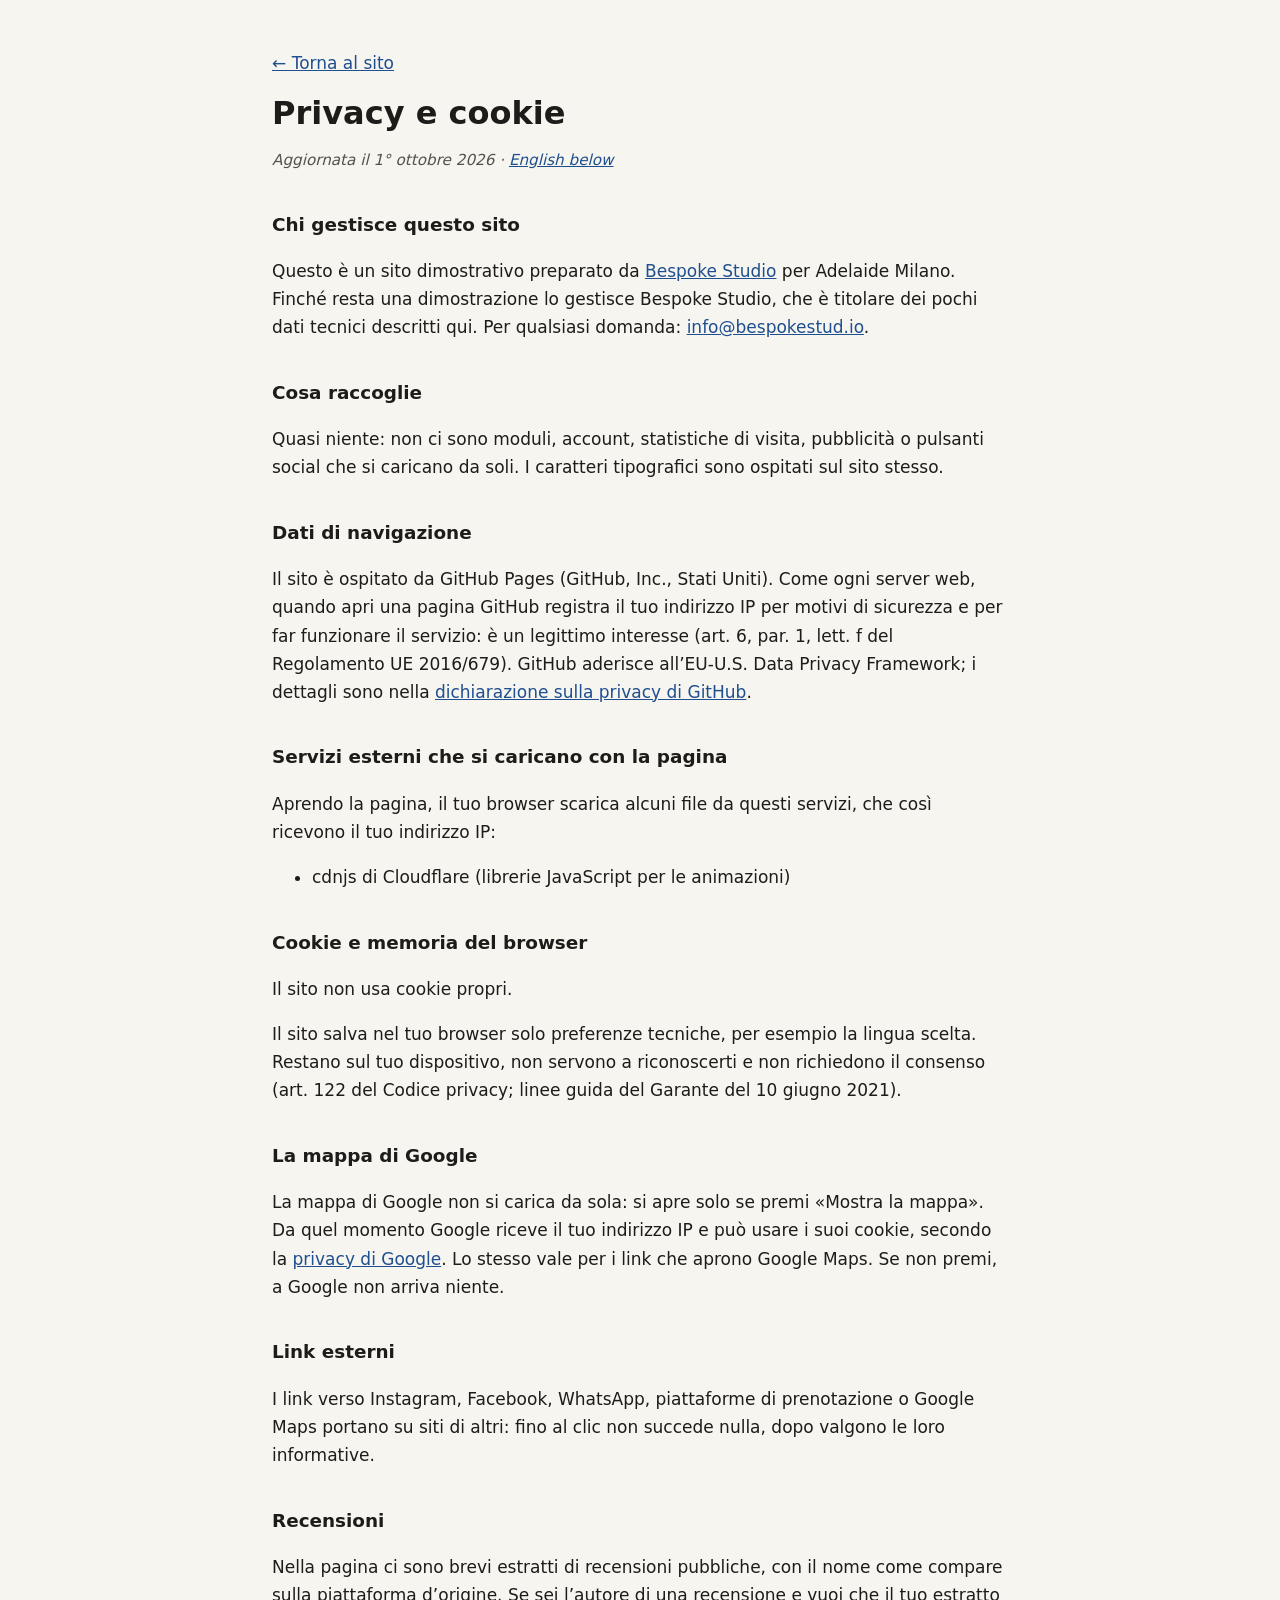
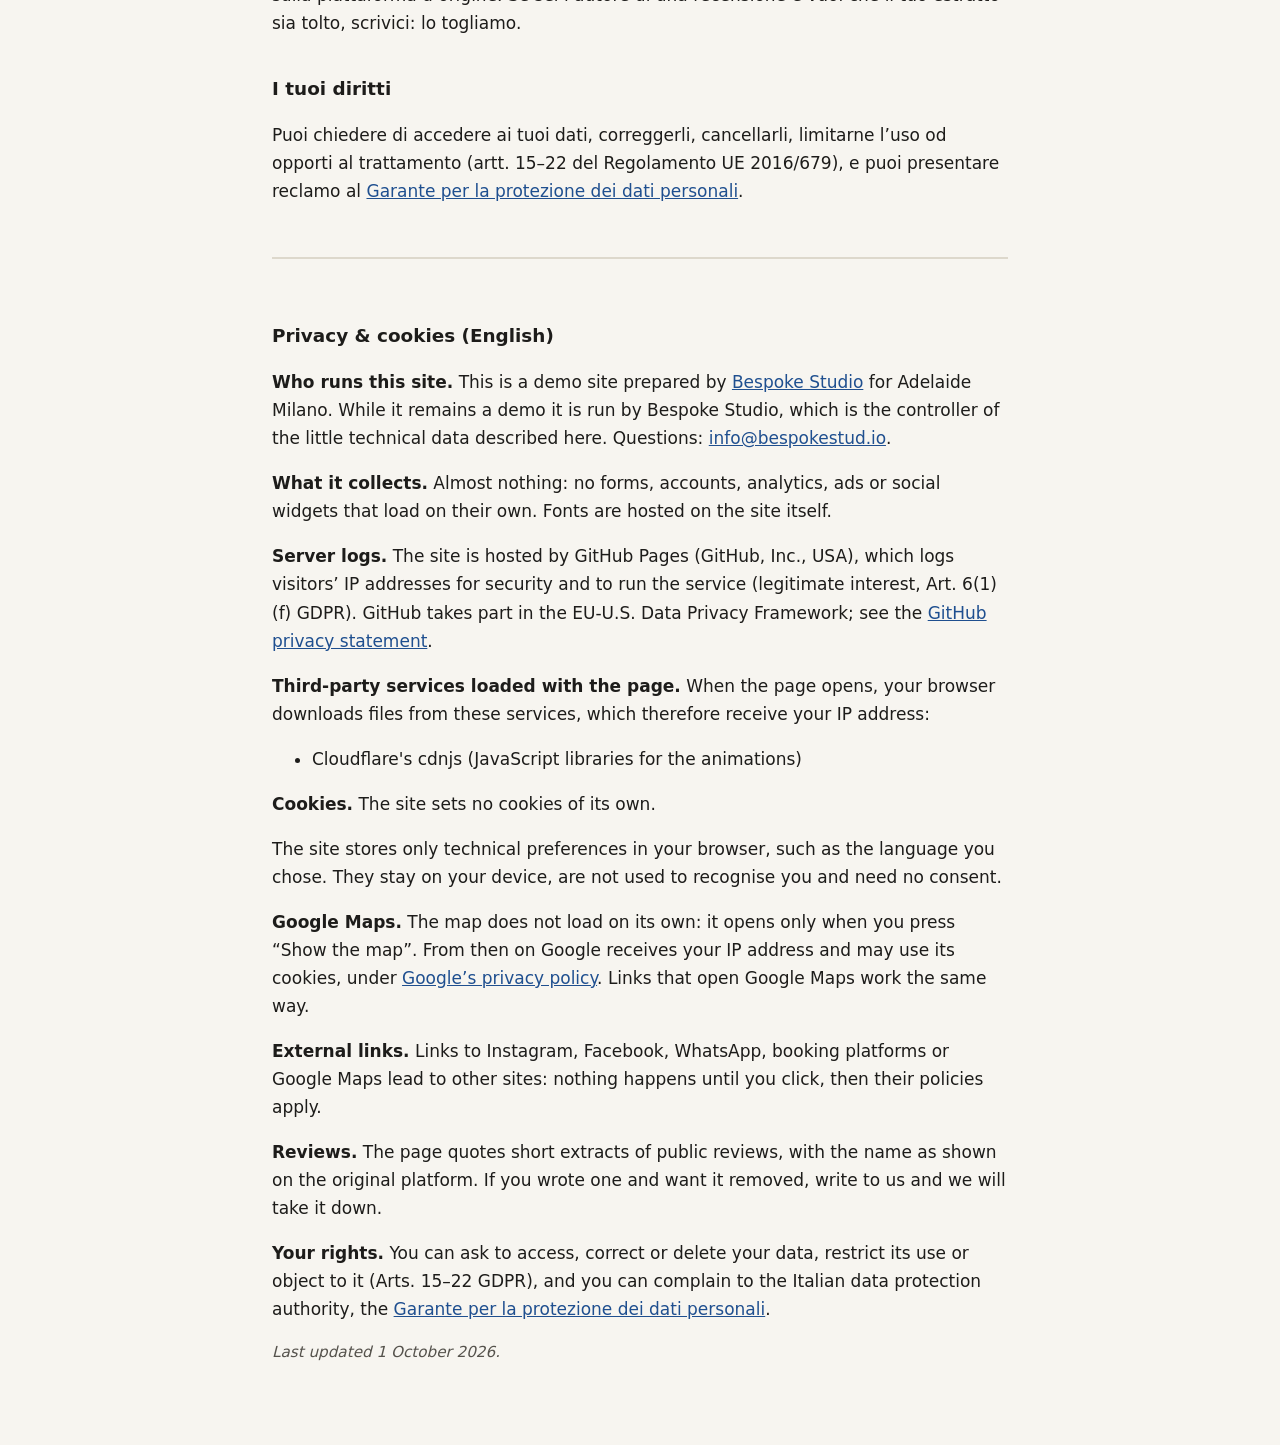
<file: privacy.html>
<!DOCTYPE html>
<html lang="it">
<head>
  <meta charset="UTF-8">
  <meta name="viewport" content="width=device-width, initial-scale=1.0">
  <meta name="robots" content="noindex">
  <title>Privacy e cookie · Adelaide Milano</title>
  <meta name="description" content="Informativa privacy e cookie del sito Adelaide Milano.">
  <style>
    body { margin: 0; background: #f7f5f0; color: #1d1c1a; font: 17px/1.65 system-ui, -apple-system, "Segoe UI", Roboto, sans-serif; }
    main { max-width: 46rem; margin: 0 auto; padding: 32px 20px 64px; }
    h1 { font-size: 2rem; line-height: 1.2; margin: 0.4em 0 0.2em; }
    h2 { font-size: 1.15rem; margin: 2em 0 0.4em; }
    a { color: #1f4f8f; }
    .data { color: #55524c; font-style: italic; font-size: 0.95rem; }
    .en { margin-top: 3em; padding-top: 1.5em; border-top: 2px solid #ddd8cc; }
    code { font-size: 0.9em; background: #ebe7dc; padding: 0 4px; border-radius: 3px; }
  </style>
</head>
<body>
<main>
  <p><a href="index.html">← Torna al sito</a></p>
  <h1>Privacy e cookie</h1>
  <p class="data">Aggiornata il 1° ottobre 2026 · <a href="#english" lang="en">English below</a></p>
  <h2>Chi gestisce questo sito</h2>
  <p>Questo è un sito dimostrativo preparato da <a href="https://bespokestud.io" rel="noopener">Bespoke Studio</a> per Adelaide Milano. Finché resta una dimostrazione lo gestisce Bespoke Studio, che è titolare dei pochi dati tecnici descritti qui. Per qualsiasi domanda: <a href="mailto:info@bespokestud.io">info@bespokestud.io</a>.</p>
  <h2>Cosa raccoglie</h2>
  <p>Quasi niente: non ci sono moduli, account, statistiche di visita, pubblicità o pulsanti social che si caricano da soli. I caratteri tipografici sono ospitati sul sito stesso.</p>
  <h2>Dati di navigazione</h2>
  <p>Il sito è ospitato da GitHub Pages (GitHub, Inc., Stati Uniti). Come ogni server web, quando apri una pagina GitHub registra il tuo indirizzo IP per motivi di sicurezza e per far funzionare il servizio: è un legittimo interesse (art. 6, par. 1, lett. f del Regolamento UE 2016/679). GitHub aderisce all’EU-U.S. Data Privacy Framework; i dettagli sono nella <a href="https://docs.github.com/site-policy/privacy-policies/github-general-privacy-statement" rel="noopener">dichiarazione sulla privacy di GitHub</a>.</p>
  <h2>Servizi esterni che si caricano con la pagina</h2>
  <p>Aprendo la pagina, il tuo browser scarica alcuni file da questi servizi, che così ricevono il tuo indirizzo IP:</p>
  <ul><li>cdnjs di Cloudflare (librerie JavaScript per le animazioni)</li></ul>
  <h2>Cookie e memoria del browser</h2>
  <p>Il sito non usa cookie propri.</p>
  <p>Il sito salva nel tuo browser solo preferenze tecniche, per esempio la lingua scelta. Restano sul tuo dispositivo, non servono a riconoscerti e non richiedono il consenso (art. 122 del Codice privacy; linee guida del Garante del 10 giugno 2021).</p>
  <h2>La mappa di Google</h2>
  <p>La mappa di Google non si carica da sola: si apre solo se premi «Mostra la mappa». Da quel momento Google riceve il tuo indirizzo IP e può usare i suoi cookie, secondo la <a href="https://policies.google.com/privacy?hl=it" rel="noopener">privacy di Google</a>. Lo stesso vale per i link che aprono Google Maps. Se non premi, a Google non arriva niente.</p>
  <h2>Link esterni</h2>
  <p>I link verso Instagram, Facebook, WhatsApp, piattaforme di prenotazione o Google Maps portano su siti di altri: fino al clic non succede nulla, dopo valgono le loro informative.</p>
  <h2>Recensioni</h2>
  <p>Nella pagina ci sono brevi estratti di recensioni pubbliche, con il nome come compare sulla piattaforma d’origine. Se sei l’autore di una recensione e vuoi che il tuo estratto sia tolto, scrivici: lo togliamo.</p>
  <h2>I tuoi diritti</h2>
  <p>Puoi chiedere di accedere ai tuoi dati, correggerli, cancellarli, limitarne l’uso od opporti al trattamento (artt. 15–22 del Regolamento UE 2016/679), e puoi presentare reclamo al <a href="https://www.garanteprivacy.it" rel="noopener">Garante per la protezione dei dati personali</a>.</p>
  <div class="en" id="english" lang="en">
    <h2>Privacy &amp; cookies (English)</h2>
    <p><strong>Who runs this site.</strong> This is a demo site prepared by <a href="https://bespokestud.io" rel="noopener">Bespoke Studio</a> for Adelaide Milano. While it remains a demo it is run by Bespoke Studio, which is the controller of the little technical data described here. Questions: <a href="mailto:info@bespokestud.io">info@bespokestud.io</a>.</p>
    <p><strong>What it collects.</strong> Almost nothing: no forms, accounts, analytics, ads or social widgets that load on their own. Fonts are hosted on the site itself.</p>
    <p><strong>Server logs.</strong> The site is hosted by GitHub Pages (GitHub, Inc., USA), which logs visitors’ IP addresses for security and to run the service (legitimate interest, Art. 6(1)(f) GDPR). GitHub takes part in the EU-U.S. Data Privacy Framework; see the <a href="https://docs.github.com/site-policy/privacy-policies/github-general-privacy-statement" rel="noopener">GitHub privacy statement</a>.</p>
    <p><strong>Third-party services loaded with the page.</strong> When the page opens, your browser downloads files from these services, which therefore receive your IP address:</p><ul><li>Cloudflare's cdnjs (JavaScript libraries for the animations)</li></ul>
    <p><strong>Cookies.</strong> The site sets no cookies of its own.</p>
    <p>The site stores only technical preferences in your browser, such as the language you chose. They stay on your device, are not used to recognise you and need no consent.</p>
    <p><strong>Google Maps.</strong> The map does not load on its own: it opens only when you press “Show the map”. From then on Google receives your IP address and may use its cookies, under <a href="https://policies.google.com/privacy?hl=en" rel="noopener">Google’s privacy policy</a>. Links that open Google Maps work the same way.</p>
    <p><strong>External links.</strong> Links to Instagram, Facebook, WhatsApp, booking platforms or Google Maps lead to other sites: nothing happens until you click, then their policies apply.</p>
    <p><strong>Reviews.</strong> The page quotes short extracts of public reviews, with the name as shown on the original platform. If you wrote one and want it removed, write to us and we will take it down.</p>
    <p><strong>Your rights.</strong> You can ask to access, correct or delete your data, restrict its use or object to it (Arts. 15–22 GDPR), and you can complain to the Italian data protection authority, the <a href="https://www.garanteprivacy.it" rel="noopener">Garante per la protezione dei dati personali</a>.</p>
    <p class="data">Last updated 1 October 2026.</p>
  </div>
</main>
</body>
</html>
</file>
